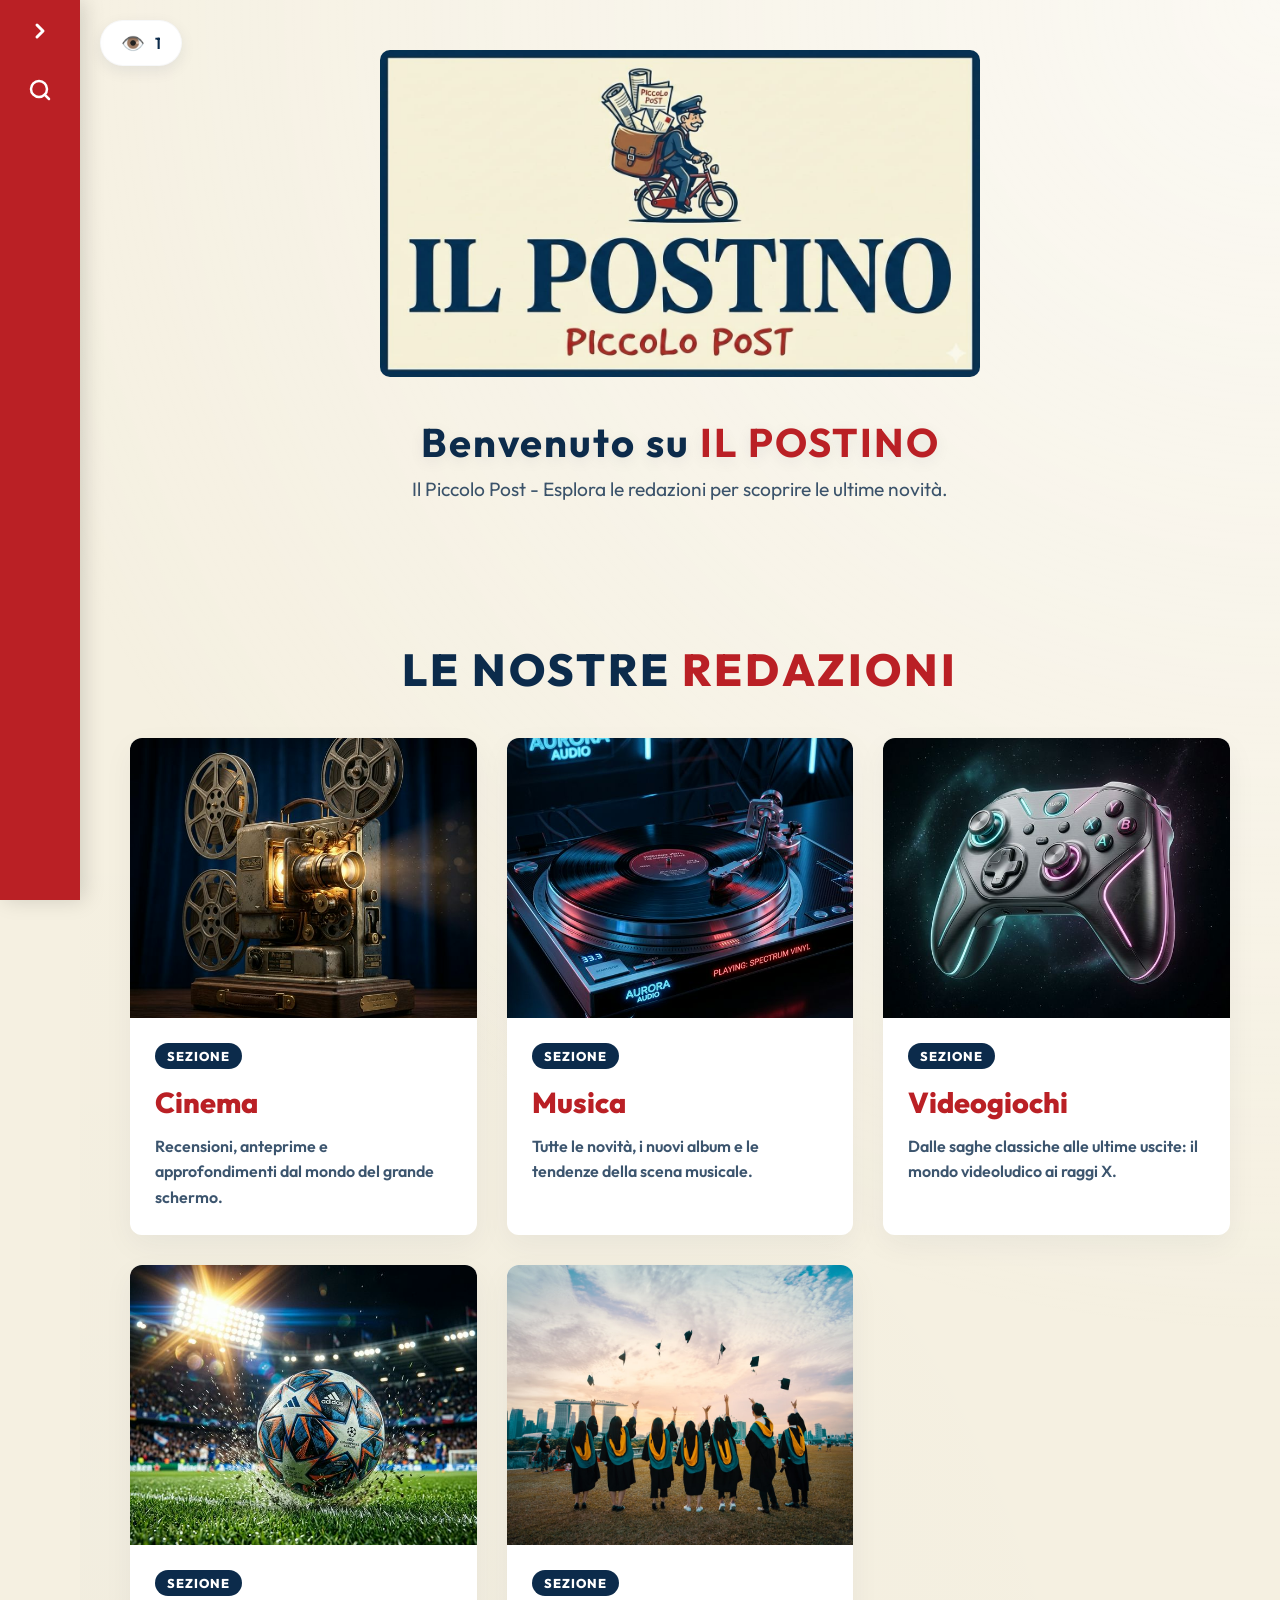
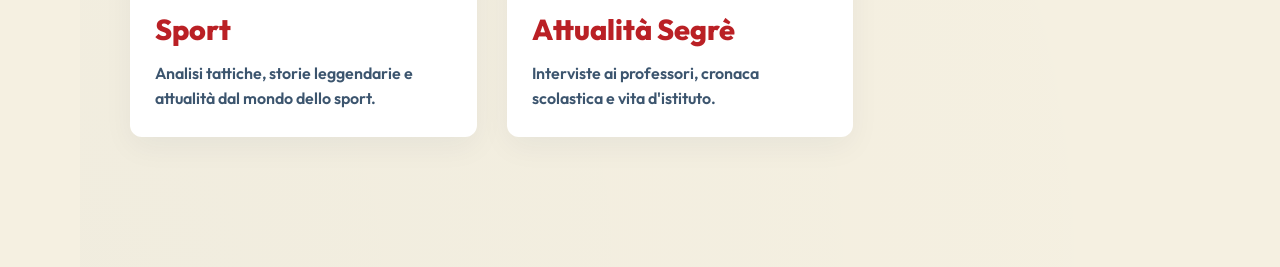
<file: index.html>
<!DOCTYPE html>
<html lang="it">
<head>
    <meta charset="UTF-8">
    <meta name="viewport" content="width=device-width, initial-scale=1.0">
    <title>Il Postino - Piccolo Post</title>
    <!-- Modern Google Font for sleek typography -->
    <link href="https://fonts.googleapis.com/css2?family=Outfit:wght@400;600;800&display=swap" rel="stylesheet">
    <link rel="stylesheet" href="style.css">
</head>
<body>

    <!-- Red Sidebar Navigation -->
    <aside class="sidebar" id="sidebar">
        <!-- Persistent Icons Area -->
        <div class="sidebar-header">
            <button id="toggleBtn" class="icon-btn" aria-label="Espandi/Riduci">
                <svg class="toggle-arrow" xmlns="http://www.w3.org/2000/svg" viewBox="0 0 24 24" fill="none" stroke="currentColor" stroke-width="3" stroke-linecap="round" stroke-linejoin="round">
                    <polyline points="9 18 15 12 9 6"></polyline>
                </svg>
            </button>
            <button id="searchBtnIcon" class="icon-btn" aria-label="Cerca">
                <svg class="search-icon" xmlns="http://www.w3.org/2000/svg" viewBox="0 0 24 24" fill="none" stroke="currentColor" stroke-width="2.5" stroke-linecap="round" stroke-linejoin="round">
                    <circle cx="11" cy="11" r="8"></circle>
                    <line x1="21" y1="21" x2="16.65" y2="16.65"></line>
                </svg>
            </button>
        </div>

        <!-- Expanded Content Area -->
        <div class="sidebar-content">
            <!-- Search Bar -->
            <div class="search-container">
                <input type="text" id="searchInput" placeholder="Cerca artisti, giochi, argomenti futuri..." autocomplete="off">
                <button id="searchSubmit" class="icon-btn search-submit" aria-label="Esegui Ricerca">
                   <svg xmlns="http://www.w3.org/2000/svg" viewBox="0 0 24 24" fill="none" stroke="currentColor" stroke-width="2.5" stroke-linecap="round" stroke-linejoin="round">
                        <circle cx="11" cy="11" r="8"></circle>
                        <line x1="21" y1="21" x2="16.65" y2="16.65"></line>
                    </svg>
                </button>
            </div>
            
            <!-- Category Navigation -->
            <nav class="categories-nav">
                <ul class="categories-list">
                    <li><a href="index.html">Home</a></li>
                    <li><a href="cinema.html">Cinema</a></li>
                    <li><a href="musica.html">Musica</a></li>
                    <li><a href="videogiochi.html">Videogiochi</a></li>
                    <li><a href="sport.html">Sport</a></li>
                    <li><a href="attualita-segre.html">Attualità Segrè</a></li>
                </ul>
            </nav>
        </div>
    </aside>

    <!-- Main Content Area -->
    <main class="main-content">
        <div class="logo-wrapper">
            <!-- New Static Logo with Animation -->
            <img src="logo.jpg" class="animated-logo" id="mainLogo" alt="Il Postino Logo">
        </div>
        
        <!-- Welcome Message -->
        <div class="welcome-text">
            <h1>Benvenuto su <span>IL POSTINO</span></h1>
            <p>Il Piccolo Post - Esplora le redazioni per scoprire le ultime novità.</p>
        </div>

        <!-- Redazioni Section -->
        <div class="redazioni-section" style="width: 100%; max-width: 1200px; margin-top: 80px; margin-bottom: 80px;">
            <h2 class="section-title">LE NOSTRE <span>REDAZIONI</span></h2>
            <div class="article-grid">
                <a href="cinema.html" class="article-card category-card">
                    <div class="article-image" style="background-image: url('cinema_category.png');"></div>
                    <div class="article-content">
                        <span class="article-tag">Sezione</span>
                        <h2 class="article-title">Cinema</h2>
                        <p class="article-excerpt">Recensioni, anteprime e approfondimenti dal mondo del grande schermo.</p>
                    </div>
                </a>
                <a href="musica.html" class="article-card category-card">
                    <div class="article-image" style="background-image: url('musica_category.png');"></div>
                    <div class="article-content">
                        <span class="article-tag">Sezione</span>
                        <h2 class="article-title">Musica</h2>
                        <p class="article-excerpt">Tutte le novità, i nuovi album e le tendenze della scena musicale.</p>
                    </div>
                </a>
                <a href="videogiochi.html" class="article-card category-card">
                    <div class="article-image" style="background-image: url('videogiochi_category.png');"></div>
                    <div class="article-content">
                        <span class="article-tag">Sezione</span>
                        <h2 class="article-title">Videogiochi</h2>
                        <p class="article-excerpt">Dalle saghe classiche alle ultime uscite: il mondo videoludico ai raggi X.</p>
                    </div>
                </a>
                <a href="sport.html" class="article-card category-card">
                    <div class="article-image" style="background-image: url('sport_category.png');"></div>
                    <div class="article-content">
                        <span class="article-tag">Sezione</span>
                        <h2 class="article-title">Sport</h2>
                        <p class="article-excerpt">Analisi tattiche, storie leggendarie e attualità dal mondo dello sport.</p>
                    </div>
                </a>
                <a href="attualita-segre.html" class="article-card category-card">
                    <div class="article-image" style="background-image: url('scuola_category.jpg');"></div>
                    <div class="article-content">
                        <span class="article-tag">Sezione</span>
                        <h2 class="article-title">Attualità Segrè</h2>
                        <p class="article-excerpt">Interviste ai professori, cronaca scolastica e vita d'istituto.</p>
                    </div>
                </a>
            </div>
        </div>
    </main>

    <script src="script.js"></script>
</body>
</html>
</file>
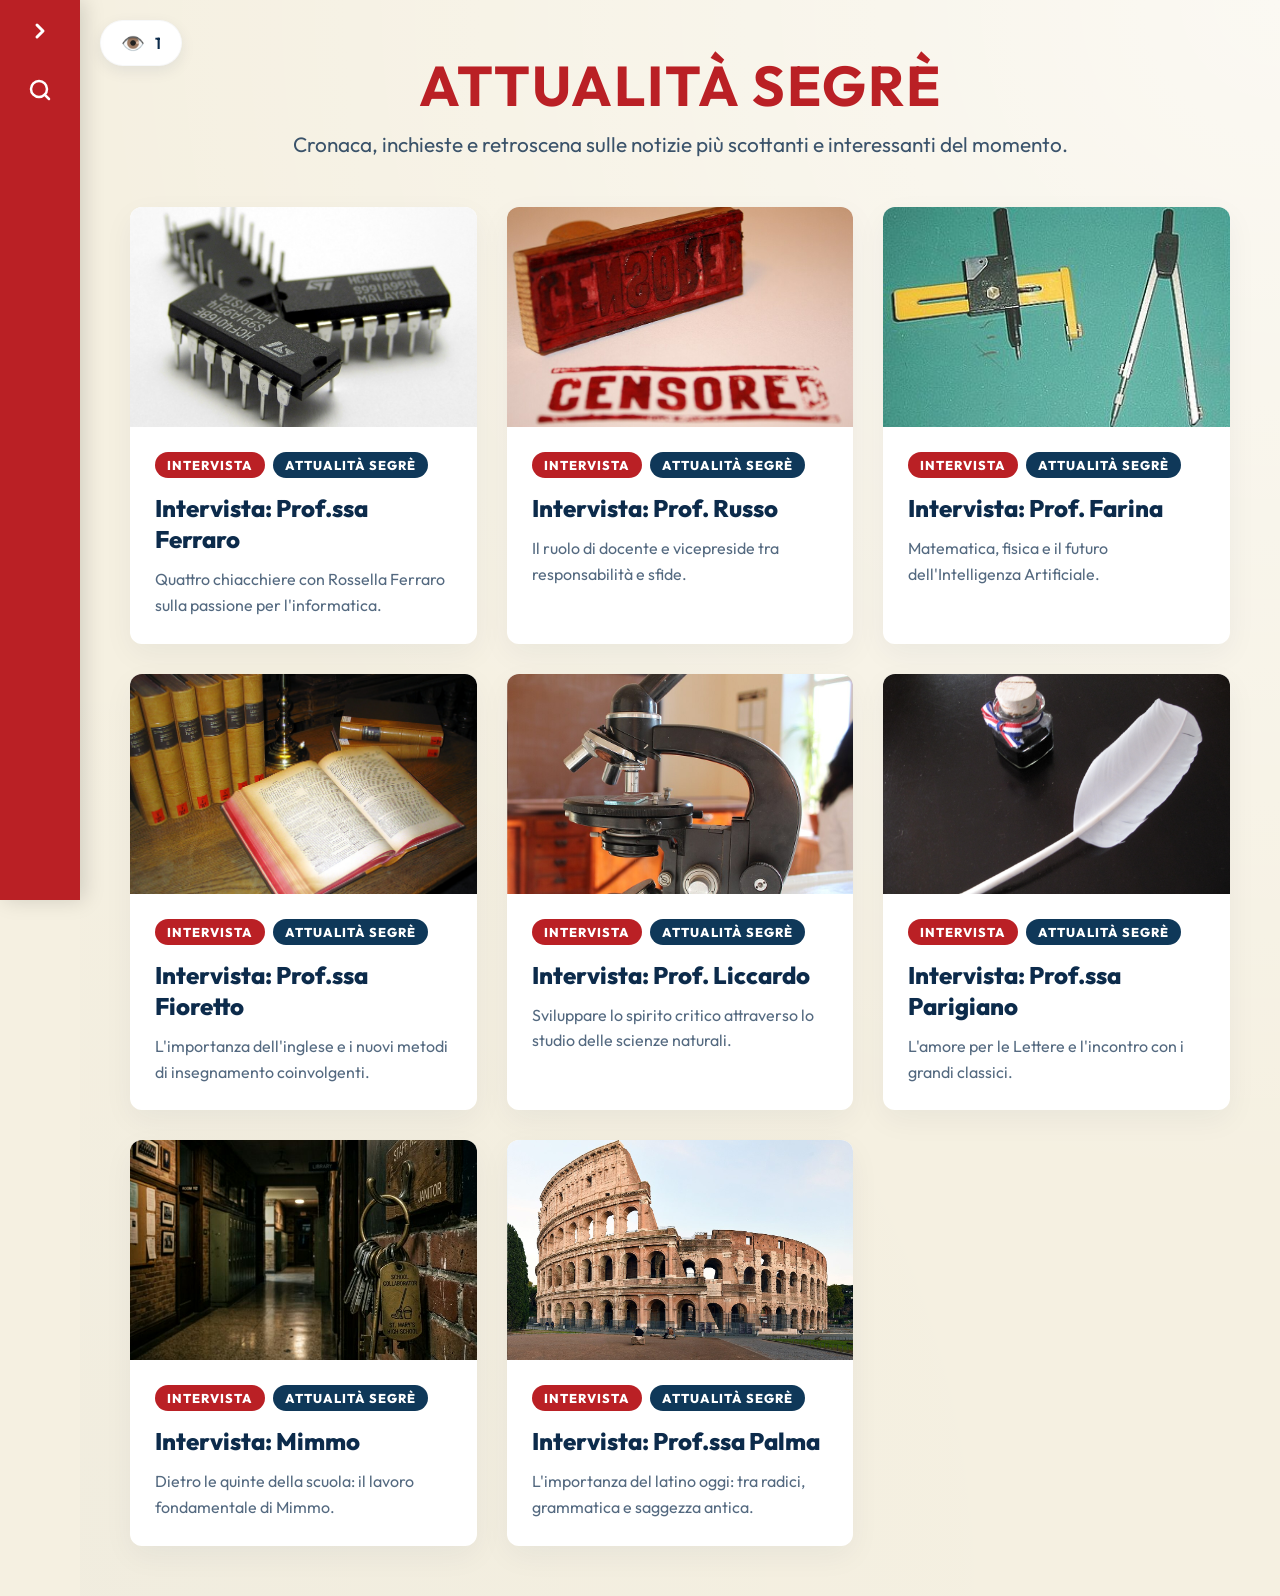
<file: attualita-segre.html>
<!DOCTYPE html>
<html lang="it">
<head>
    <meta charset="UTF-8">
    <meta name="viewport" content="width=device-width, initial-scale=1.0">
    <title>Attualità Segrè - Il Postino</title>
    <link href="https://fonts.googleapis.com/css2?family=Outfit:wght@400;600;800&display=swap" rel="stylesheet">
    <link rel="stylesheet" href="style.css">
</head>
<body>

    <aside class="sidebar" id="sidebar">
        <div class="sidebar-header">
            <button id="toggleBtn" class="icon-btn" aria-label="Espandi/Riduci">
                <svg class="toggle-arrow" xmlns="http://www.w3.org/2000/svg" viewBox="0 0 24 24" fill="none" stroke="currentColor" stroke-width="3" stroke-linecap="round" stroke-linejoin="round">
                    <polyline points="9 18 15 12 9 6"></polyline>
                </svg>
            </button>
            <button id="searchBtnIcon" class="icon-btn" aria-label="Cerca">
                <svg class="search-icon" xmlns="http://www.w3.org/2000/svg" viewBox="0 0 24 24" fill="none" stroke="currentColor" stroke-width="2.5" stroke-linecap="round" stroke-linejoin="round">
                    <circle cx="11" cy="11" r="8"></circle>
                    <line x1="21" y1="21" x2="16.65" y2="16.65"></line>
                </svg>
            </button>
        </div>
        <div class="sidebar-content">
            <div class="search-container">
                <input type="text" id="searchInput" placeholder="Cerca artisti, argomenti..." autocomplete="off">
                <button id="searchSubmit" class="icon-btn search-submit" aria-label="Esegui Ricerca">
                   <svg xmlns="http://www.w3.org/2000/svg" viewBox="0 0 24 24" fill="none" stroke="currentColor" stroke-width="2.5" stroke-linecap="round" stroke-linejoin="round">
                        <circle cx="11" cy="11" r="8"></circle>
                        <line x1="21" y1="21" x2="16.65" y2="16.65"></line>
                    </svg>
                </button>
            </div>
            <nav class="categories-nav">
                <ul class="categories-list">
                    <li><a href="index.html">Home</a></li>
                    <li><a href="cinema.html">Cinema</a></li>
                    <li><a href="musica.html">Musica</a></li>
                    <li><a href="videogiochi.html">Videogiochi</a></li>
                    <li><a href="sport.html">Sport</a></li>
                    <li><a href="attualita-segre.html">Attualità Segrè</a></li>
                </ul>
            </nav>
        </div>
    </aside>

    <main class="main-content">
        <div class="category-header">
            <h1>Attualità Segrè</h1>
            <p class="category-description">Cronaca, inchieste e retroscena sulle notizie più scottanti e interessanti del momento.</p>
        </div>
        
        <div class="article-grid" id="categoryArticlesContainer">
            <!-- Gli articoli verranno caricati qui dinamicamente -->
        </div>
    </main>

    <script src="script.js"></script>
</body>
</html>
</file>
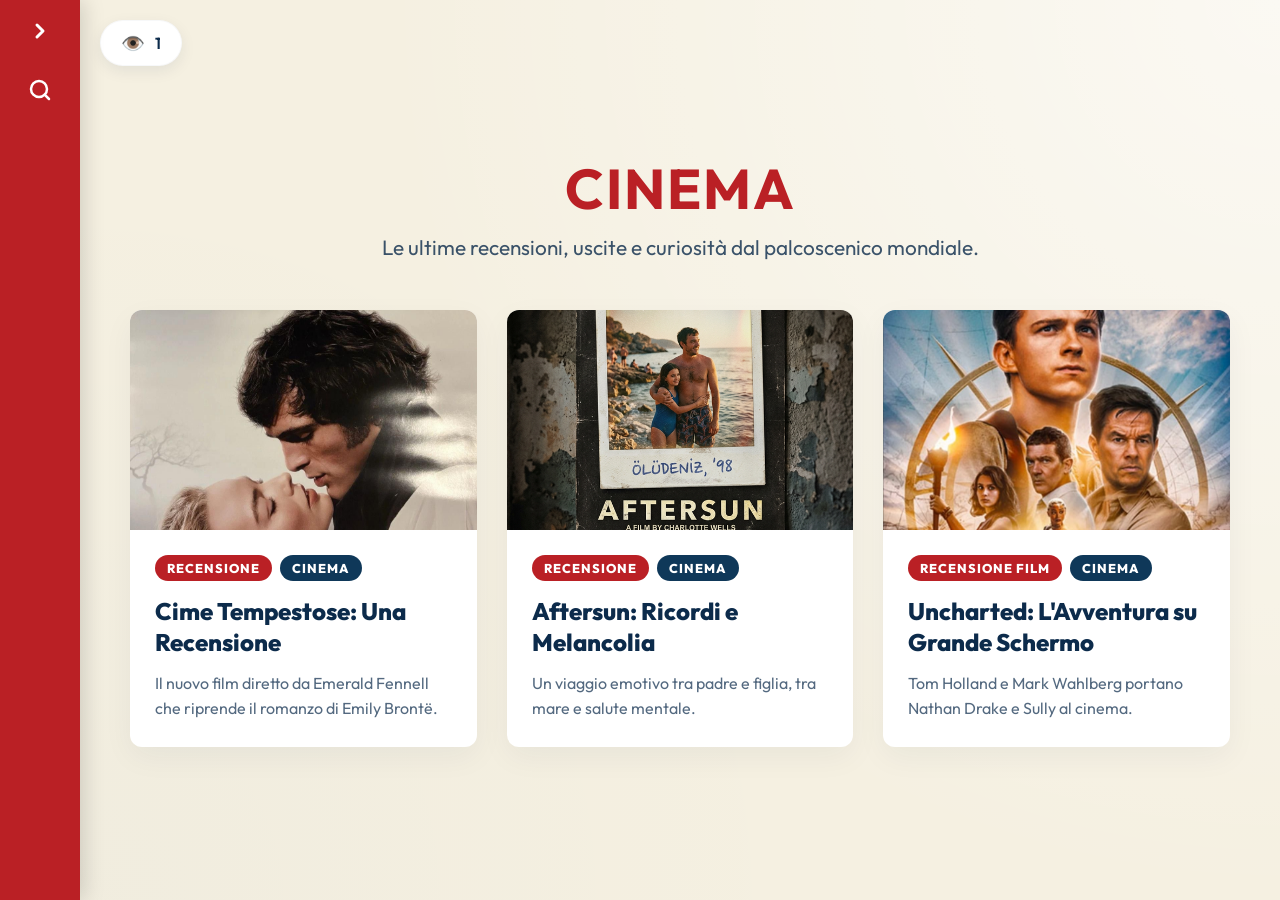
<file: cinema.html>
<!DOCTYPE html>
<html lang="it">
<head>
    <meta charset="UTF-8">
    <meta name="viewport" content="width=device-width, initial-scale=1.0">
    <title>Cinema - Il Postino</title>
    <link href="https://fonts.googleapis.com/css2?family=Outfit:wght@400;600;800&display=swap" rel="stylesheet">
    <link rel="stylesheet" href="style.css">
</head>
<body>

    <!-- Red Sidebar Navigation -->
    <aside class="sidebar" id="sidebar">
        <div class="sidebar-header">
            <button id="toggleBtn" class="icon-btn" aria-label="Espandi/Riduci">
                <svg class="toggle-arrow" xmlns="http://www.w3.org/2000/svg" viewBox="0 0 24 24" fill="none" stroke="currentColor" stroke-width="3" stroke-linecap="round" stroke-linejoin="round">
                    <polyline points="9 18 15 12 9 6"></polyline>
                </svg>
            </button>
            <button id="searchBtnIcon" class="icon-btn" aria-label="Cerca">
                <svg class="search-icon" xmlns="http://www.w3.org/2000/svg" viewBox="0 0 24 24" fill="none" stroke="currentColor" stroke-width="2.5" stroke-linecap="round" stroke-linejoin="round">
                    <circle cx="11" cy="11" r="8"></circle>
                    <line x1="21" y1="21" x2="16.65" y2="16.65"></line>
                </svg>
            </button>
        </div>
        <div class="sidebar-content">
            <div class="search-container">
                <input type="text" id="searchInput" placeholder="Cerca artisti, giochi..." autocomplete="off">
                <button id="searchSubmit" class="icon-btn search-submit" aria-label="Esegui Ricerca">
                   <svg xmlns="http://www.w3.org/2000/svg" viewBox="0 0 24 24" fill="none" stroke="currentColor" stroke-width="2.5" stroke-linecap="round" stroke-linejoin="round">
                        <circle cx="11" cy="11" r="8"></circle>
                        <line x1="21" y1="21" x2="16.65" y2="16.65"></line>
                    </svg>
                </button>
            </div>
            <nav class="categories-nav">
                <ul class="categories-list">
                    <li><a href="index.html">Home</a></li>
                    <li><a href="cinema.html">Cinema</a></li>
                    <li><a href="musica.html">Musica</a></li>
                    <li><a href="videogiochi.html">Videogiochi</a></li>
                    <li><a href="sport.html">Sport</a></li>
                    <li><a href="attualita-segre.html">Attualità Segrè</a></li>
                </ul>
            </nav>
        </div>
    </aside>

    <!-- Main Content Area -->
    <main class="main-content">
        <div class="category-header">
            <h1>Cinema</h1>
            <p class="category-description">Le ultime recensioni, uscite e curiosità dal palcoscenico mondiale.</p>
        </div>
        
        <div class="article-grid" id="categoryArticlesContainer">
            <!-- Gli articoli verranno caricati qui dinamicamente -->
        </div>
    </main>

    <script src="script.js"></script>
</body>
</html>
</file>
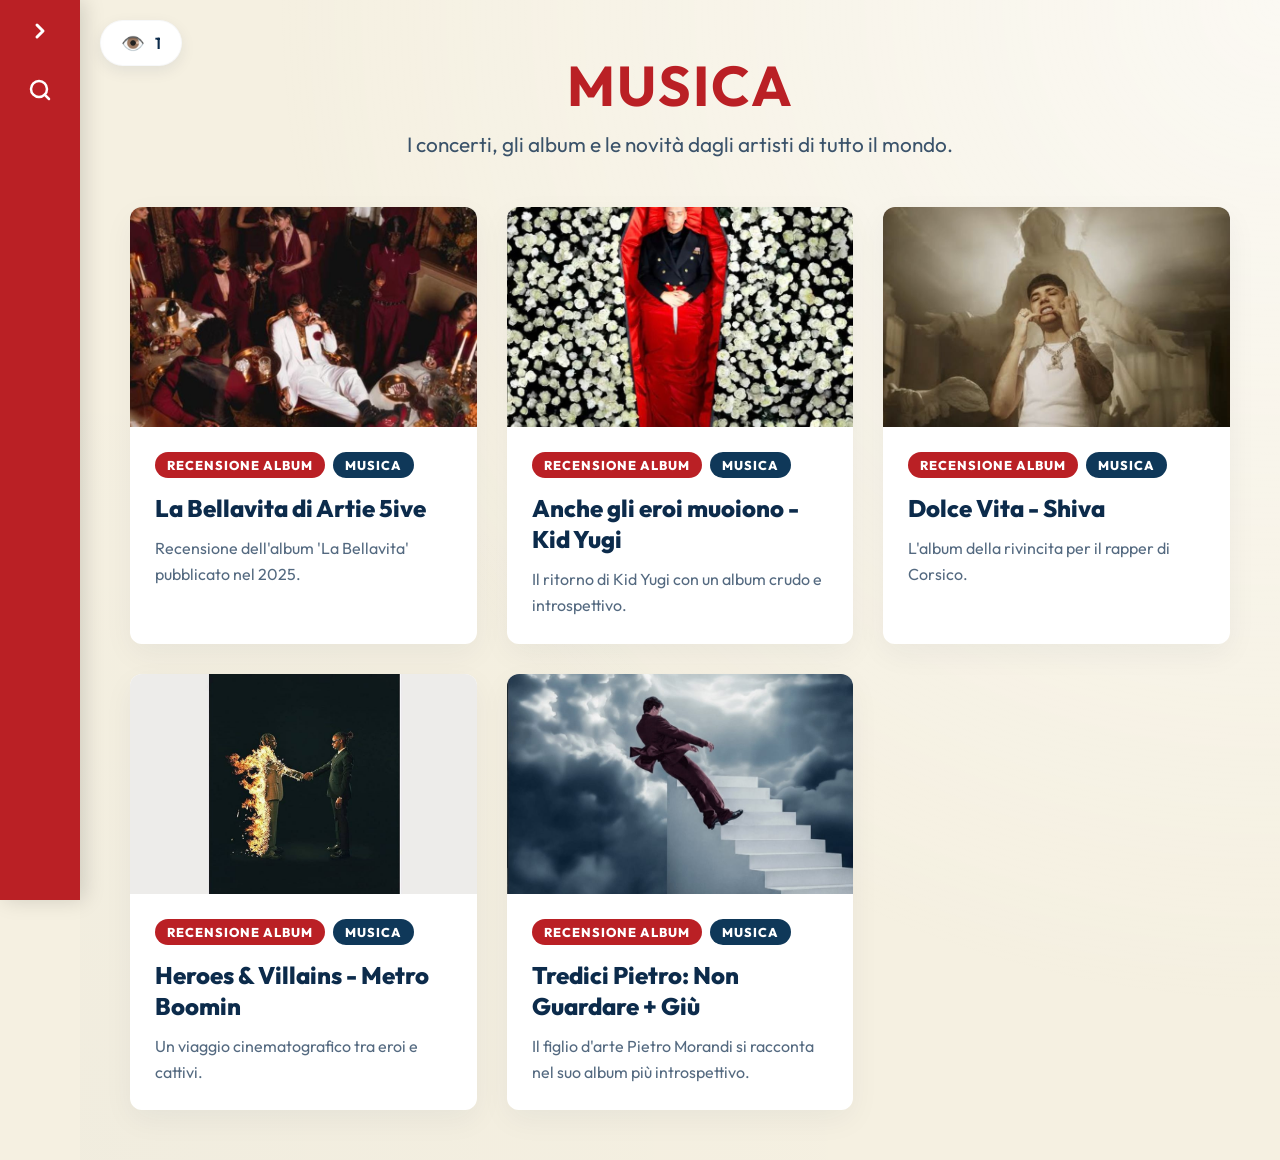
<file: musica.html>
<!DOCTYPE html>
<html lang="it">
<head>
    <meta charset="UTF-8">
    <meta name="viewport" content="width=device-width, initial-scale=1.0">
    <title>Musica - Il Postino</title>
    <link href="https://fonts.googleapis.com/css2?family=Outfit:wght@400;600;800&display=swap" rel="stylesheet">
    <link rel="stylesheet" href="style.css">
</head>
<body>

    <aside class="sidebar" id="sidebar">
        <div class="sidebar-header">
            <button id="toggleBtn" class="icon-btn" aria-label="Espandi/Riduci">
                <svg class="toggle-arrow" xmlns="http://www.w3.org/2000/svg" viewBox="0 0 24 24" fill="none" stroke="currentColor" stroke-width="3" stroke-linecap="round" stroke-linejoin="round">
                    <polyline points="9 18 15 12 9 6"></polyline>
                </svg>
            </button>
            <button id="searchBtnIcon" class="icon-btn" aria-label="Cerca">
                <svg class="search-icon" xmlns="http://www.w3.org/2000/svg" viewBox="0 0 24 24" fill="none" stroke="currentColor" stroke-width="2.5" stroke-linecap="round" stroke-linejoin="round">
                    <circle cx="11" cy="11" r="8"></circle>
                    <line x1="21" y1="21" x2="16.65" y2="16.65"></line>
                </svg>
            </button>
        </div>
        <div class="sidebar-content">
            <div class="search-container">
                <input type="text" id="searchInput" placeholder="Cerca artisti, giochi..." autocomplete="off">
                <button id="searchSubmit" class="icon-btn search-submit" aria-label="Esegui Ricerca">
                   <svg xmlns="http://www.w3.org/2000/svg" viewBox="0 0 24 24" fill="none" stroke="currentColor" stroke-width="2.5" stroke-linecap="round" stroke-linejoin="round">
                        <circle cx="11" cy="11" r="8"></circle>
                        <line x1="21" y1="21" x2="16.65" y2="16.65"></line>
                    </svg>
                </button>
            </div>
            <nav class="categories-nav">
                <ul class="categories-list">
                    <li><a href="index.html">Home</a></li>
                    <li><a href="cinema.html">Cinema</a></li>
                    <li><a href="musica.html">Musica</a></li>
                    <li><a href="videogiochi.html">Videogiochi</a></li>
                    <li><a href="sport.html">Sport</a></li>
                    <li><a href="attualita-segre.html">Attualità Segrè</a></li>
                </ul>
            </nav>
        </div>
    </aside>

    <main class="main-content">
        <div class="category-header">
            <h1>Musica</h1>
            <p class="category-description">I concerti, gli album e le novità dagli artisti di tutto il mondo.</p>
        </div>
        
        <div class="article-grid" id="categoryArticlesContainer">
            <!-- Gli articoli verranno caricati qui dinamicamente -->
        </div>
    </main>

    <script src="script.js"></script>
</body>
</html>
</file>
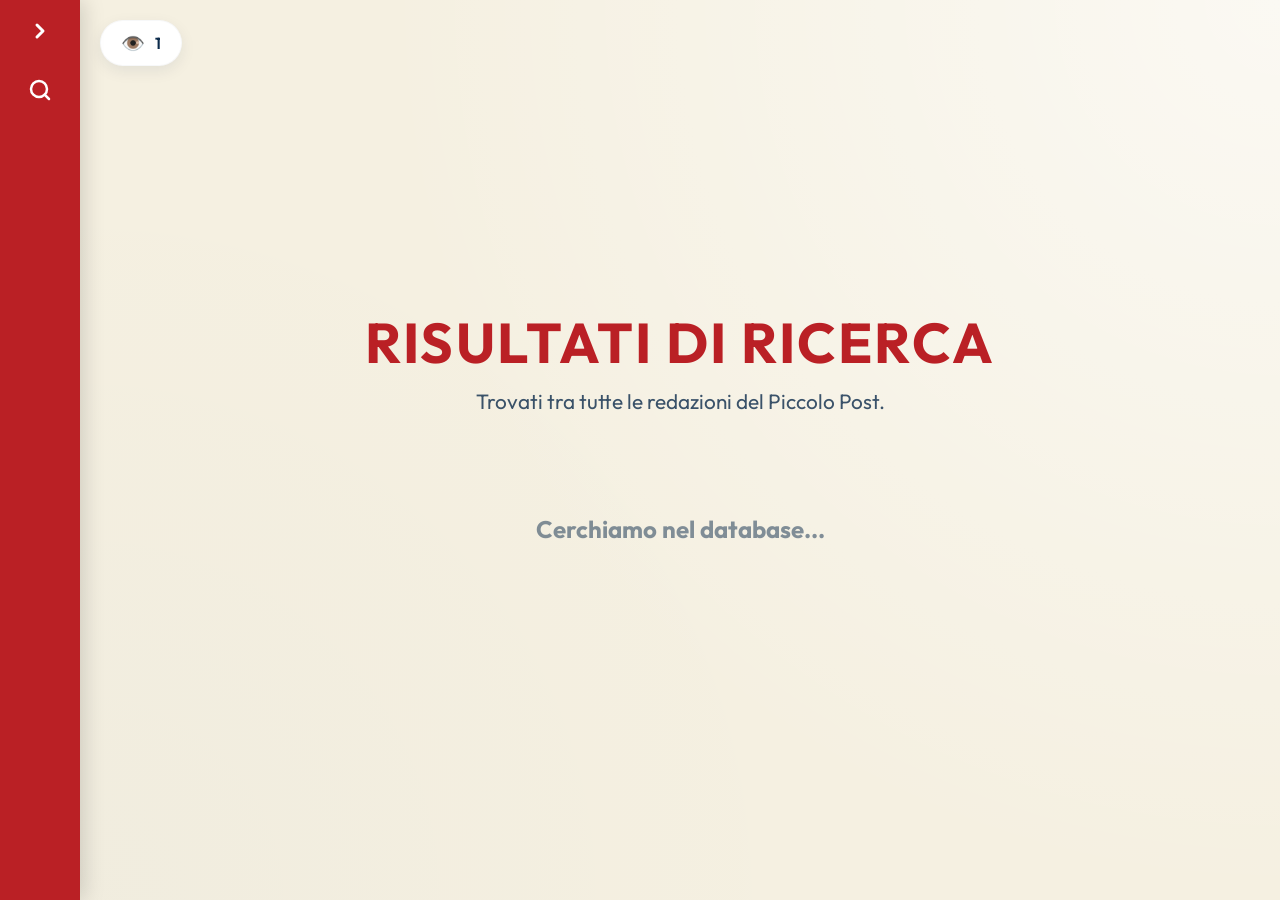
<file: risultati.html>
<!DOCTYPE html>
<html lang="it">
<head>
    <meta charset="UTF-8">
    <meta name="viewport" content="width=device-width, initial-scale=1.0">
    <title>Risultati Ricerca - Il Postino</title>
    <link href="https://fonts.googleapis.com/css2?family=Outfit:wght@400;600;800&display=swap" rel="stylesheet">
    <link rel="stylesheet" href="style.css">
</head>
<body>

    <aside class="sidebar" id="sidebar">
        <div class="sidebar-header">
            <button id="toggleBtn" class="icon-btn" aria-label="Espandi/Riduci">
                <svg class="toggle-arrow" xmlns="http://www.w3.org/2000/svg" viewBox="0 0 24 24" fill="none" stroke="currentColor" stroke-width="3" stroke-linecap="round" stroke-linejoin="round">
                    <polyline points="9 18 15 12 9 6"></polyline>
                </svg>
            </button>
            <button id="searchBtnIcon" class="icon-btn" aria-label="Cerca">
                <svg class="search-icon" xmlns="http://www.w3.org/2000/svg" viewBox="0 0 24 24" fill="none" stroke="currentColor" stroke-width="2.5" stroke-linecap="round" stroke-linejoin="round">
                    <circle cx="11" cy="11" r="8"></circle>
                    <line x1="21" y1="21" x2="16.65" y2="16.65"></line>
                </svg>
            </button>
        </div>
        <div class="sidebar-content">
            <div class="search-container">
                <input type="text" id="searchInput" placeholder="Cerca artisti, giochi..." autocomplete="off">
                <button id="searchSubmit" class="icon-btn search-submit" aria-label="Esegui Ricerca">
                   <svg xmlns="http://www.w3.org/2000/svg" viewBox="0 0 24 24" fill="none" stroke="currentColor" stroke-width="2.5" stroke-linecap="round" stroke-linejoin="round">
                        <circle cx="11" cy="11" r="8"></circle>
                        <line x1="21" y1="21" x2="16.65" y2="16.65"></line>
                    </svg>
                </button>
            </div>
            <nav class="categories-nav">
                <ul class="categories-list">
                    <li><a href="index.html">Home</a></li>
                    <li><a href="cinema.html">Cinema</a></li>
                    <li><a href="musica.html">Musica</a></li>
                    <li><a href="videogiochi.html">Videogiochi</a></li>
                    <li><a href="sport.html">Sport</a></li>
                    <li><a href="attualita-segre.html">Attualità Segrè</a></li>
                </ul>
            </nav>
        </div>
    </aside>

    <main class="main-content">
        <div class="category-header">
            <h1 id="searchHeaderTitle">Risultati di Ricerca</h1>
            <p class="category-description">Trovati tra tutte le redazioni del Piccolo Post.</p>
        </div>
        
        <div class="article-grid" id="searchResultsContainer">
            <!-- I risultati verranno iniettati qui da script.js -->
            <div style="grid-column: 1 / -1; text-align: center; padding: 50px;">
                 <h2 style="color: var(--text-blue); opacity: 0.5;">Cerchiamo nel database...</h2>
            </div>
        </div>
    </main>

    <script src="script.js"></script>
</body>
</html>
</file>
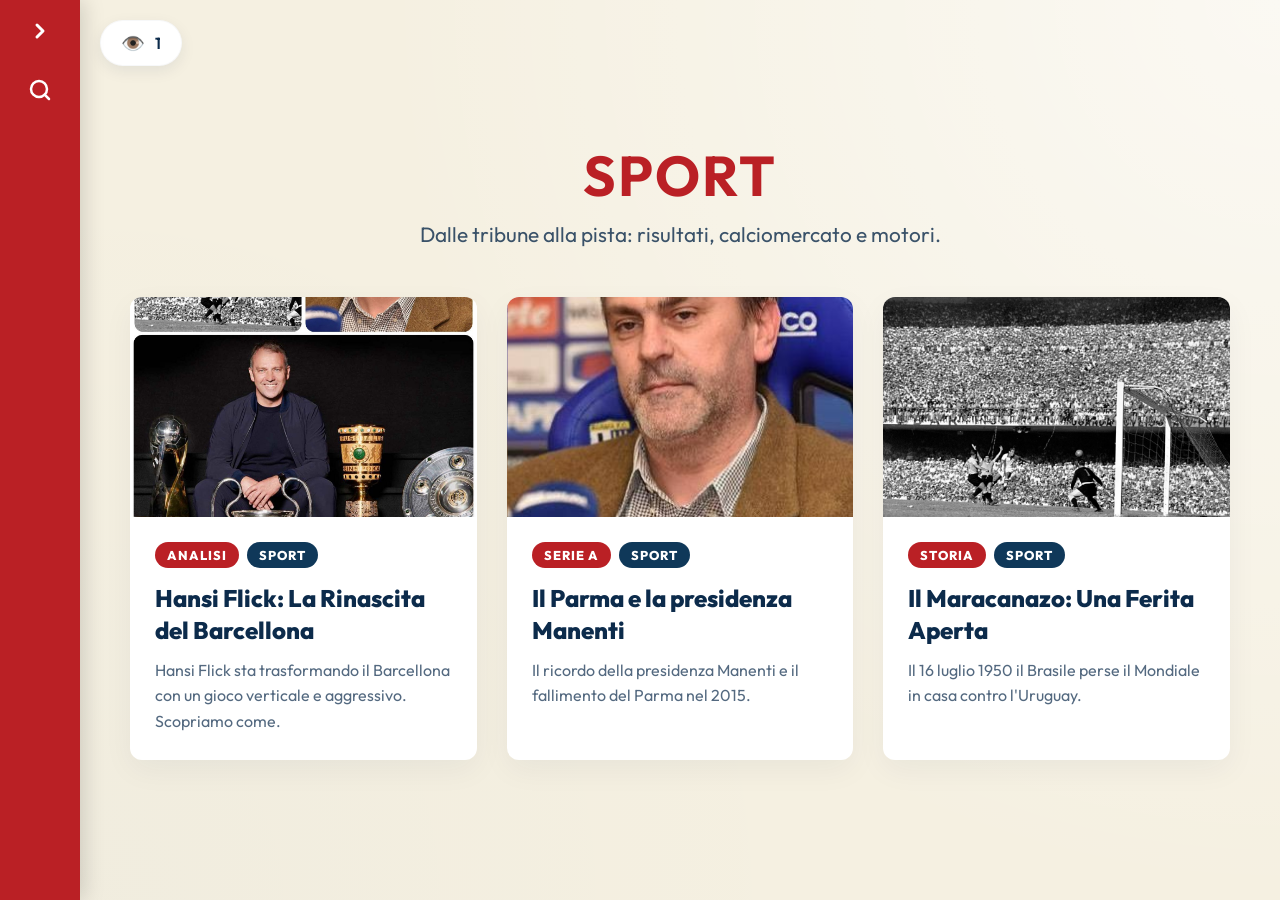
<file: sport.html>
<!DOCTYPE html>
<html lang="it">
<head>
    <meta charset="UTF-8">
    <meta name="viewport" content="width=device-width, initial-scale=1.0">
    <title>Sport - Il Postino</title>
    <link href="https://fonts.googleapis.com/css2?family=Outfit:wght@400;600;800&display=swap" rel="stylesheet">
    <link rel="stylesheet" href="style.css">
</head>
<body>

    <aside class="sidebar" id="sidebar">
        <div class="sidebar-header">
            <button id="toggleBtn" class="icon-btn" aria-label="Espandi/Riduci">
                <svg class="toggle-arrow" xmlns="http://www.w3.org/2000/svg" viewBox="0 0 24 24" fill="none" stroke="currentColor" stroke-width="3" stroke-linecap="round" stroke-linejoin="round">
                    <polyline points="9 18 15 12 9 6"></polyline>
                </svg>
            </button>
            <button id="searchBtnIcon" class="icon-btn" aria-label="Cerca">
                <svg class="search-icon" xmlns="http://www.w3.org/2000/svg" viewBox="0 0 24 24" fill="none" stroke="currentColor" stroke-width="2.5" stroke-linecap="round" stroke-linejoin="round">
                    <circle cx="11" cy="11" r="8"></circle>
                    <line x1="21" y1="21" x2="16.65" y2="16.65"></line>
                </svg>
            </button>
        </div>
        <div class="sidebar-content">
            <div class="search-container">
                <input type="text" id="searchInput" placeholder="Cerca artisti, giochi..." autocomplete="off">
                <button id="searchSubmit" class="icon-btn search-submit" aria-label="Esegui Ricerca">
                   <svg xmlns="http://www.w3.org/2000/svg" viewBox="0 0 24 24" fill="none" stroke="currentColor" stroke-width="2.5" stroke-linecap="round" stroke-linejoin="round">
                        <circle cx="11" cy="11" r="8"></circle>
                        <line x1="21" y1="21" x2="16.65" y2="16.65"></line>
                    </svg>
                </button>
            </div>
            <nav class="categories-nav">
                <ul class="categories-list">
                    <li><a href="index.html">Home</a></li>
                    <li><a href="cinema.html">Cinema</a></li>
                    <li><a href="musica.html">Musica</a></li>
                    <li><a href="videogiochi.html">Videogiochi</a></li>
                    <li><a href="sport.html">Sport</a></li>
                    <li><a href="attualita-segre.html">Attualità Segrè</a></li>
                </ul>
            </nav>
        </div>
    </aside>

    <main class="main-content">
        <div class="category-header">
            <h1>Sport</h1>
            <p class="category-description">Dalle tribune alla pista: risultati, calciomercato e motori.</p>
        </div>
        
        <div class="article-grid" id="categoryArticlesContainer">
            <!-- Gli articoli verranno caricati qui dinamicamente -->
        </div>
    </main>

    <script src="script.js"></script>
</body>
</html>
</file>
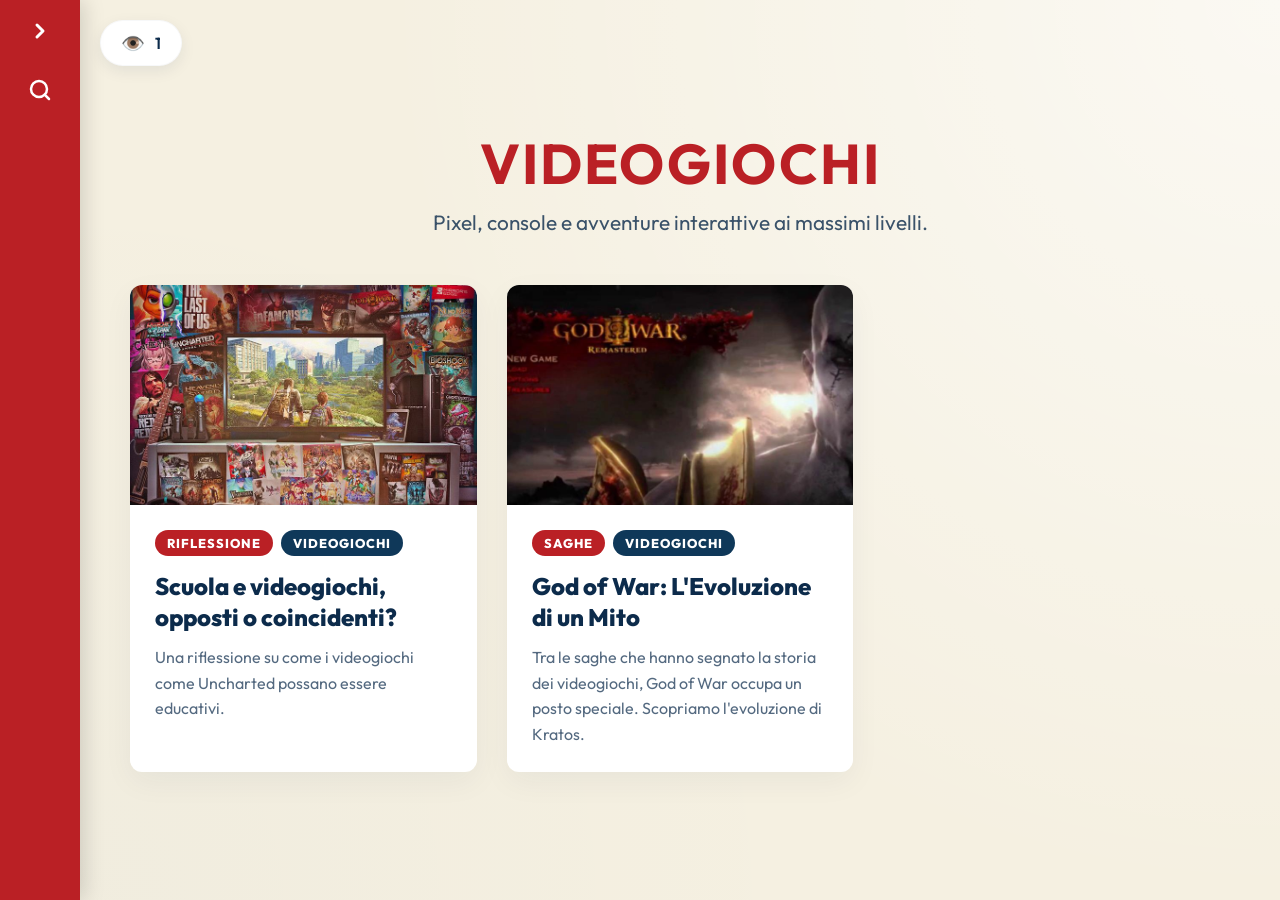
<file: videogiochi.html>
<!DOCTYPE html>
<html lang="it">
<head>
    <meta charset="UTF-8">
    <meta name="viewport" content="width=device-width, initial-scale=1.0">
    <title>Videogiochi - Il Postino</title>
    <link href="https://fonts.googleapis.com/css2?family=Outfit:wght@400;600;800&display=swap" rel="stylesheet">
    <link rel="stylesheet" href="style.css">
</head>
<body>

    <aside class="sidebar" id="sidebar">
        <div class="sidebar-header">
            <button id="toggleBtn" class="icon-btn" aria-label="Espandi/Riduci">
                <svg class="toggle-arrow" xmlns="http://www.w3.org/2000/svg" viewBox="0 0 24 24" fill="none" stroke="currentColor" stroke-width="3" stroke-linecap="round" stroke-linejoin="round">
                    <polyline points="9 18 15 12 9 6"></polyline>
                </svg>
            </button>
            <button id="searchBtnIcon" class="icon-btn" aria-label="Cerca">
                <svg class="search-icon" xmlns="http://www.w3.org/2000/svg" viewBox="0 0 24 24" fill="none" stroke="currentColor" stroke-width="2.5" stroke-linecap="round" stroke-linejoin="round">
                    <circle cx="11" cy="11" r="8"></circle>
                    <line x1="21" y1="21" x2="16.65" y2="16.65"></line>
                </svg>
            </button>
        </div>
        <div class="sidebar-content">
            <div class="search-container">
                <input type="text" id="searchInput" placeholder="Cerca artisti, giochi..." autocomplete="off">
                <button id="searchSubmit" class="icon-btn search-submit" aria-label="Esegui Ricerca">
                   <svg xmlns="http://www.w3.org/2000/svg" viewBox="0 0 24 24" fill="none" stroke="currentColor" stroke-width="2.5" stroke-linecap="round" stroke-linejoin="round">
                        <circle cx="11" cy="11" r="8"></circle>
                        <line x1="21" y1="21" x2="16.65" y2="16.65"></line>
                    </svg>
                </button>
            </div>
            <nav class="categories-nav">
                <ul class="categories-list">
                    <li><a href="index.html">Home</a></li>
                    <li><a href="cinema.html">Cinema</a></li>
                    <li><a href="musica.html">Musica</a></li>
                    <li><a href="videogiochi.html">Videogiochi</a></li>
                    <li><a href="sport.html">Sport</a></li>
                    <li><a href="attualita-segre.html">Attualità Segrè</a></li>
                </ul>
            </nav>
        </div>
    </aside>

    <main class="main-content">
        <div class="category-header">
            <h1>Videogiochi</h1>
            <p class="category-description">Pixel, console e avventure interattive ai massimi livelli.</p>
        </div>
        
        <div class="article-grid" id="categoryArticlesContainer">
            <!-- Gli articoli verranno caricati qui dinamicamente -->
        </div>
    </main>

    <script src="script.js"></script>
</body>
</html>
</file>
<file: style.css>
/* CSS Variables based on the attached image */
:root {
    --bg-cream: #F5F0E1; /* Bianco Panna più caldo e solido */
    --text-blue: #0C2B4B; /* Dark Blue from "IL POSTINO" */
    --accent-red: #BA2025; /* Red from "PICCOLO POST" and the sidebar */
    --sidebar-collapsed: 80px;
    --sidebar-expanded: 320px;
}

/* Reset and Base Styles */
* {
    margin: 0;
    padding: 0;
    box-sizing: border-box;
    font-family: 'Outfit', sans-serif;
}

body {
    background-color: var(--bg-cream);
    color: var(--text-blue);
    min-height: 100vh;
    overflow-x: hidden;
}

/* --- SIDEBAR --- */
.sidebar {
    position: fixed;
    top: 0;
    left: 0;
    height: 100vh;
    width: var(--sidebar-collapsed);
    background-color: var(--accent-red);
    transition: width 0.5s cubic-bezier(0.8, 0, 0.2, 1);
    z-index: 100;
    display: flex;
    flex-direction: column;
    box-shadow: 4px 0 20px rgba(0,0,0,0.15);
    overflow: hidden;
}

.sidebar-header {
    height: 100px;
    display: flex;
    flex-direction: column;
    align-items: center;
    justify-content: center;
    gap: 15px;
    padding-top: 20px;
}

.icon-btn {
    background: none;
    border: none;
    color: white;
    cursor: pointer;
    padding: 10px;
    border-radius: 50%;
    transition: background-color 0.3s, transform 0.3s;
    width: 44px;
    height: 44px;
    display: flex;
    align-items: center;
    justify-content: center;
}

.icon-btn:hover {
    background-color: rgba(255, 255, 255, 0.15);
    transform: scale(1.1);
}

.toggle-arrow, .search-icon {
    width: 24px;
    height: 24px;
    transition: transform 0.5s cubic-bezier(0.8, 0, 0.2, 1);
}

.sidebar-content {
    opacity: 0;
    pointer-events: none;
    transition: opacity 0.3s ease;
    padding: 30px;
    margin-top: 20px;
    display: flex;
    flex-direction: column;
    gap: 40px;
    width: var(--sidebar-expanded); /* Prevent text reflow */
}

/* Expanded State */
.sidebar.expanded {
    width: var(--sidebar-expanded);
}

.sidebar.expanded .toggle-arrow {
    transform: rotate(180deg);
}

.sidebar.expanded .sidebar-content {
    opacity: 1;
    pointer-events: auto;
    transition-delay: 0.2s;
}

.sidebar.expanded .sidebar-header {
    flex-direction: row;
    justify-content: space-between;
    padding: 0 30px;
    height: 80px;
    align-items: center;
}
.sidebar.expanded #searchBtnIcon {
    display: none; /* Hide glass from header when expanded */
}

/* Search Container */
.search-container {
    display: flex;
    align-items: center;
    background-color: rgba(255, 255, 255, 0.1);
    border-radius: 8px;
    padding: 5px 15px;
    border: 2px solid transparent;
    transition: border-color 0.3s;
}

.search-container:focus-within {
    border-color: white;
}

#searchInput {
    background: none;
    border: none;
    color: white;
    padding: 10px 0;
    width: 100%;
    font-size: 1rem;
    outline: none;
}

#searchInput::placeholder {
    color: rgba(255, 255, 255, 0.6);
    font-size: 0.9rem;
}

.search-submit {
    padding: 5px;
    width: 32px;
    height: 32px;
}

/* Category Navigation */
.categories-list {
    list-style: none;
    display: flex;
    flex-direction: column;
    gap: 15px;
}

.categories-list li {
    border-bottom: 2px solid rgba(255, 255, 255, 0.2);
    padding-bottom: 10px;
    transform: translateX(-20px);
    opacity: 0;
    transition: all 0.4s ease;
}

.sidebar.expanded .categories-list li {
    transform: translateX(0);
    opacity: 1;
}

/* Stagger list animations */
.sidebar.expanded .categories-list li:nth-child(1) { transition-delay: 0.25s; }
.sidebar.expanded .categories-list li:nth-child(2) { transition-delay: 0.30s; }
.sidebar.expanded .categories-list li:nth-child(3) { transition-delay: 0.35s; }
.sidebar.expanded .categories-list li:nth-child(4) { transition-delay: 0.40s; }
.sidebar.expanded .categories-list li:nth-child(5) { transition-delay: 0.45s; }

.categories-list a {
    color: white;
    text-decoration: none;
    font-size: 1.4rem;
    font-weight: 600;
    letter-spacing: 1px;
    display: block;
    position: relative;
    padding: 5px 0;
    transition: transform 0.3s, color 0.3s;
}

.categories-list a::after {
    content: '';
    position: absolute;
    bottom: -2px; /* sits over the border */
    left: 0;
    width: 0;
    height: 2px;
    background-color: white;
    transition: width 0.3s ease;
}

.categories-list a:hover {
    transform: translateX(10px);
}
.categories-list a:hover::after {
    width: 100%;
}

/* --- MAIN CONTENT & LOGO ANIMATION --- */
.main-content {
    margin-left: var(--sidebar-collapsed);
    padding: 50px;
    min-height: 100vh;
    display: flex;
    flex-direction: column;
    align-items: center;
    justify-content: center;
    transition: margin-left 0.5s cubic-bezier(0.8, 0, 0.2, 1);
    /* Soft global illumination effect for beauty */
    background: radial-gradient(circle at top right, rgba(255, 255, 255, 0.6) 0%, transparent 60%),
                radial-gradient(circle at bottom left, rgba(20, 60, 100, 0.02) 0%, transparent 50%);
}

.logo-wrapper {
    position: relative;
    display: flex;
    flex-direction: column;
    align-items: center;
    margin-bottom: 40px;
}

/* The continuous pedaling animation with horizontal and vertical bounce */
@keyframes pedaling {
    0% { transform: translateY(0) translateX(0) rotate(0deg); }
    25% { transform: translateY(-12px) translateX(-15px) rotate(2deg); }
    50% { transform: translateY(0) translateX(0) rotate(0deg); }
    75% { transform: translateY(6px) translateX(15px) rotate(-2deg); }
    100% { transform: translateY(0) translateX(0) rotate(0deg); }
}

.animated-logo {
    max-width: 600px;
    width: 100%;
    height: auto;
    animation: pedaling 0.8s infinite linear;
    transform-origin: center bottom;
    border-radius: 10px;
    /* Optional: uncomment if the image background is not transparent. 
       mix-blend-mode: multiply; */
}

.video-logo {
    max-width: 800px;
    width: 100%;
    aspect-ratio: 2.35 / 1; /* Croppa i bordi neri sopra e sotto mantenendo un formato panoramico */
    border-radius: 16px;
    border-top: 8px solid var(--text-blue);
    border-bottom: 8px solid var(--text-blue);
    box-shadow: 0 15px 40px rgba(12, 43, 75, 0.15);
    object-fit: cover;
    mix-blend-mode: multiply;
}

/* Shadow expanding/contracting based on the bike's bounce */
@keyframes shadowPulse {
    0% { transform: scale(1); opacity: 0.2; }
    25% { transform: scale(0.8); opacity: 0.1; }
    50% { transform: scale(1); opacity: 0.2; }
    75% { transform: scale(1.1); opacity: 0.3; }
    100% { transform: scale(1); opacity: 0.2; }
}

.shadow {
    width: 300px;
    height: 20px;
    background: radial-gradient(ellipse at center, rgba(12, 43, 75, 0.3) 0%, transparent 70%);
    margin-top: 10px;
    border-radius: 50%;
    animation: shadowPulse 0.8s infinite linear;
}

/* Welcome message below logo */
.welcome-text {
    text-align: center;
    opacity: 0;
    transform: translateY(20px);
    animation: slideUpFade 1s 0.5s forwards ease-out;
}

.welcome-text h1 {
    font-size: 2.5rem;
    margin-bottom: 10px;
    letter-spacing: 2px;
    text-shadow: 0 4px 15px rgba(12, 43, 75, 0.08);
}

.welcome-text h1 span {
    color: var(--accent-red);
}

.welcome-text p {
    font-size: 1.2rem;
    opacity: 0.8;
}

@keyframes slideUpFade {
    to {
        opacity: 1;
        transform: translateY(0);
    }
}

/* --- LE METRICHE GLOBALI (IN ALTO A SIN) E PAGINA ARTICOLO --- */
.global-view-counter {
    position: fixed;
    top: 20px;
    left: calc(var(--sidebar-collapsed) + 20px);
    background: white;
    padding: 10px 20px;
    border-radius: 50px;
    box-shadow: 0 5px 15px rgba(12, 43, 75, 0.08);
    display: flex;
    align-items: center;
    gap: 10px;
    z-index: 90;
    font-weight: 600;
    color: var(--text-blue);
    border: 1px solid rgba(12, 43, 75, 0.03);
    transition: left 0.5s cubic-bezier(0.8, 0, 0.2, 1);
}

.sidebar.expanded ~ .global-view-counter {
    left: calc(var(--sidebar-expanded) + 20px);
}

.article-reader {
    max-width: 800px;
    width: 100%;
    background: white;
    border-radius: 16px;
    padding: 50px;
    box-shadow: 0 15px 40px rgba(12, 43, 75, 0.08);
    margin-top: 30px;
    animation: slideUpFade 0.8s ease-out forwards;
}

.article-reader-header {
    margin-bottom: 30px;
    text-align: center;
}

.article-reader-header h1 {
    font-size: 3rem;
    color: var(--accent-red);
    margin-top: 15px;
    line-height: 1.2;
}

.article-reader-img {
    width: 100%;
    height: 400px;
    object-fit: cover;
    border-radius: 12px;
    margin-bottom: 40px;
}

.article-reader-body p {
    font-size: 1.2rem;
    line-height: 1.8;
    color: var(--text-blue);
    margin-bottom: 25px;
    opacity: 0.9;
}

.article-reader-body strong {
    font-size: 1.35rem;
    display: block;
    margin-bottom: 35px;
    color: var(--accent-red);
}

.article-reader-footer {
    margin-top: 50px;
    padding-top: 30px;
    border-top: 2px solid rgba(12, 43, 75, 0.05);
    display: flex;
    justify-content: center;
}

/* Base styles for metric badges (reused in article footer) */
.metric-badge {
    display: flex;
    align-items: center;
    gap: 8px;
    background: white;
    padding: 12px 25px;
    border-radius: 50px;
    box-shadow: 0 10px 25px rgba(12, 43, 75, 0.05);
    color: var(--text-blue);
    font-weight: 600;
    font-size: 1.1rem;
    transition: all 0.3s cubic-bezier(0.175, 0.885, 0.32, 1.275);
    border: 1px solid rgba(12, 43, 75, 0.03);
}

.metric-badge:hover {
    transform: translateY(-5px);
    box-shadow: 0 15px 35px rgba(12, 43, 75, 0.12);
}

.metric-icon {
    font-size: 1.2rem;
}

.like-btn {
    cursor: pointer;
    background: white;
    outline: none;
}

.like-btn:active {
    transform: scale(0.92);
}

.heart-icon {
    display: inline-block;
    transition: transform 0.3s cubic-bezier(0.175, 0.885, 0.32, 1.275);
}

.like-btn.liked {
    background: linear-gradient(135deg, white 0%, #FFF5F5 100%);
    border-color: rgba(255, 100, 100, 0.2);
}

.like-btn.liked .heart-icon {
    animation: heartBeat 0.6s ease-in-out;
}

@keyframes heartBeat {
    0% { transform: scale(1); }
    25% { transform: scale(1.4); }
    50% { transform: scale(1); }
    75% { transform: scale(1.4); }
    100% { transform: scale(1); }
}

/* Adjust layout if sidebar expanded on wide screens */
@media (min-width: 1024px) {
    .sidebar.expanded ~ .main-content {
        margin-left: var(--sidebar-expanded);
    }
}

/* --- CATEGORY PAGES --- */
.category-header {
    text-align: center;
    margin-bottom: 50px;
    animation: slideUpFade 0.8s ease-out forwards;
}

.category-header h1 {
    font-size: 3.5rem;
    color: var(--accent-red);
    text-transform: uppercase;
    letter-spacing: 2px;
    margin-bottom: 10px;
}

.category-description {
    font-size: 1.3rem;
    color: var(--text-blue);
    opacity: 0.8;
}

.article-grid {
    display: grid;
    grid-template-columns: repeat(auto-fill, minmax(320px, 1fr));
    gap: 30px;
    width: 100%;
    max-width: 1200px;
}

.article-card {
    background: white;
    border-radius: 12px;
    overflow: hidden;
    box-shadow: 0 10px 30px rgba(12, 43, 75, 0.05);
    transition: transform 0.4s cubic-bezier(0.175, 0.885, 0.32, 1.275), box-shadow 0.4s ease;
    opacity: 0;
    transform: translateY(30px);
    animation: slideUpFade 0.6s ease-out forwards;
    cursor: pointer;
    text-decoration: none;
    display: block;
}

.article-card:nth-child(1) { animation-delay: 0.1s; }
.article-card:nth-child(2) { animation-delay: 0.2s; }
.article-card:nth-child(3) { animation-delay: 0.3s; }
.article-card:nth-child(4) { animation-delay: 0.4s; }
.article-card:nth-child(5) { animation-delay: 0.5s; }
.article-card:nth-child(6) { animation-delay: 0.6s; }

.article-card:hover {
    transform: translateY(-12px) scale(1.02);
    box-shadow: 0 20px 40px rgba(12, 43, 75, 0.12);
}

.article-image {
    width: 100%;
    height: 220px;
    background-color: #eee;
    background-size: cover;
    background-position: center;
    position: relative;
    overflow: hidden;
}

.article-image::after {
    content: '';
    position: absolute;
    top: 0; left: 0; right: 0; bottom: 0;
    background: linear-gradient(to bottom, transparent 60%, rgba(12, 43, 75, 0.8));
    opacity: 0;
    transition: opacity 0.3s;
}

.article-card:hover .article-image::after {
    opacity: 1;
}

.article-content {
    padding: 25px;
}

.article-tag {
    display: inline-block;
    padding: 5px 12px;
    background: var(--accent-red);
    color: white;
    font-size: 0.8rem;
    font-weight: 800;
    border-radius: 20px;
    margin-bottom: 15px;
    text-transform: uppercase;
    letter-spacing: 1px;
}

.article-title {
    font-size: 1.5rem;
    color: var(--text-blue);
    margin-bottom: 12px;
    line-height: 1.3;
    font-weight: 800;
}

.article-excerpt {
    font-size: 1rem;
    color: var(--text-blue);
    opacity: 0.7;
    line-height: 1.6;
}

/* --- REDAZIONI HOME SECTION --- */
.section-title {
    font-size: 2.8rem;
    color: var(--text-blue);
    text-align: center;
    margin: 60px 0 40px;
    letter-spacing: 3px;
    font-weight: 800;
    text-transform: uppercase;
}

.section-title span {
    color: var(--accent-red);
}

.category-card {
    transition: all 0.4s cubic-bezier(0.175, 0.885, 0.32, 1.275);
}

.category-card .article-image {
    height: 280px;
    transition: transform 0.6s ease;
}

.category-card:hover .article-image {
    transform: scale(1.05);
}

.category-card .article-title {
    font-size: 1.8rem;
    color: var(--accent-red);
}

.category-card .article-tag {
    background: var(--text-blue);
}

.category-card .article-excerpt {
    font-weight: 600;
    opacity: 0.8;
}

/* Animations for cards */
.article-grid .article-card {
    animation: fadeInUp 0.8s ease forwards;
}

@keyframes fadeInUp {
    from {
        opacity: 0;
        transform: translateY(40px);
    }
    to {
        opacity: 1;
        transform: translateY(0);
    }
}
</file>
